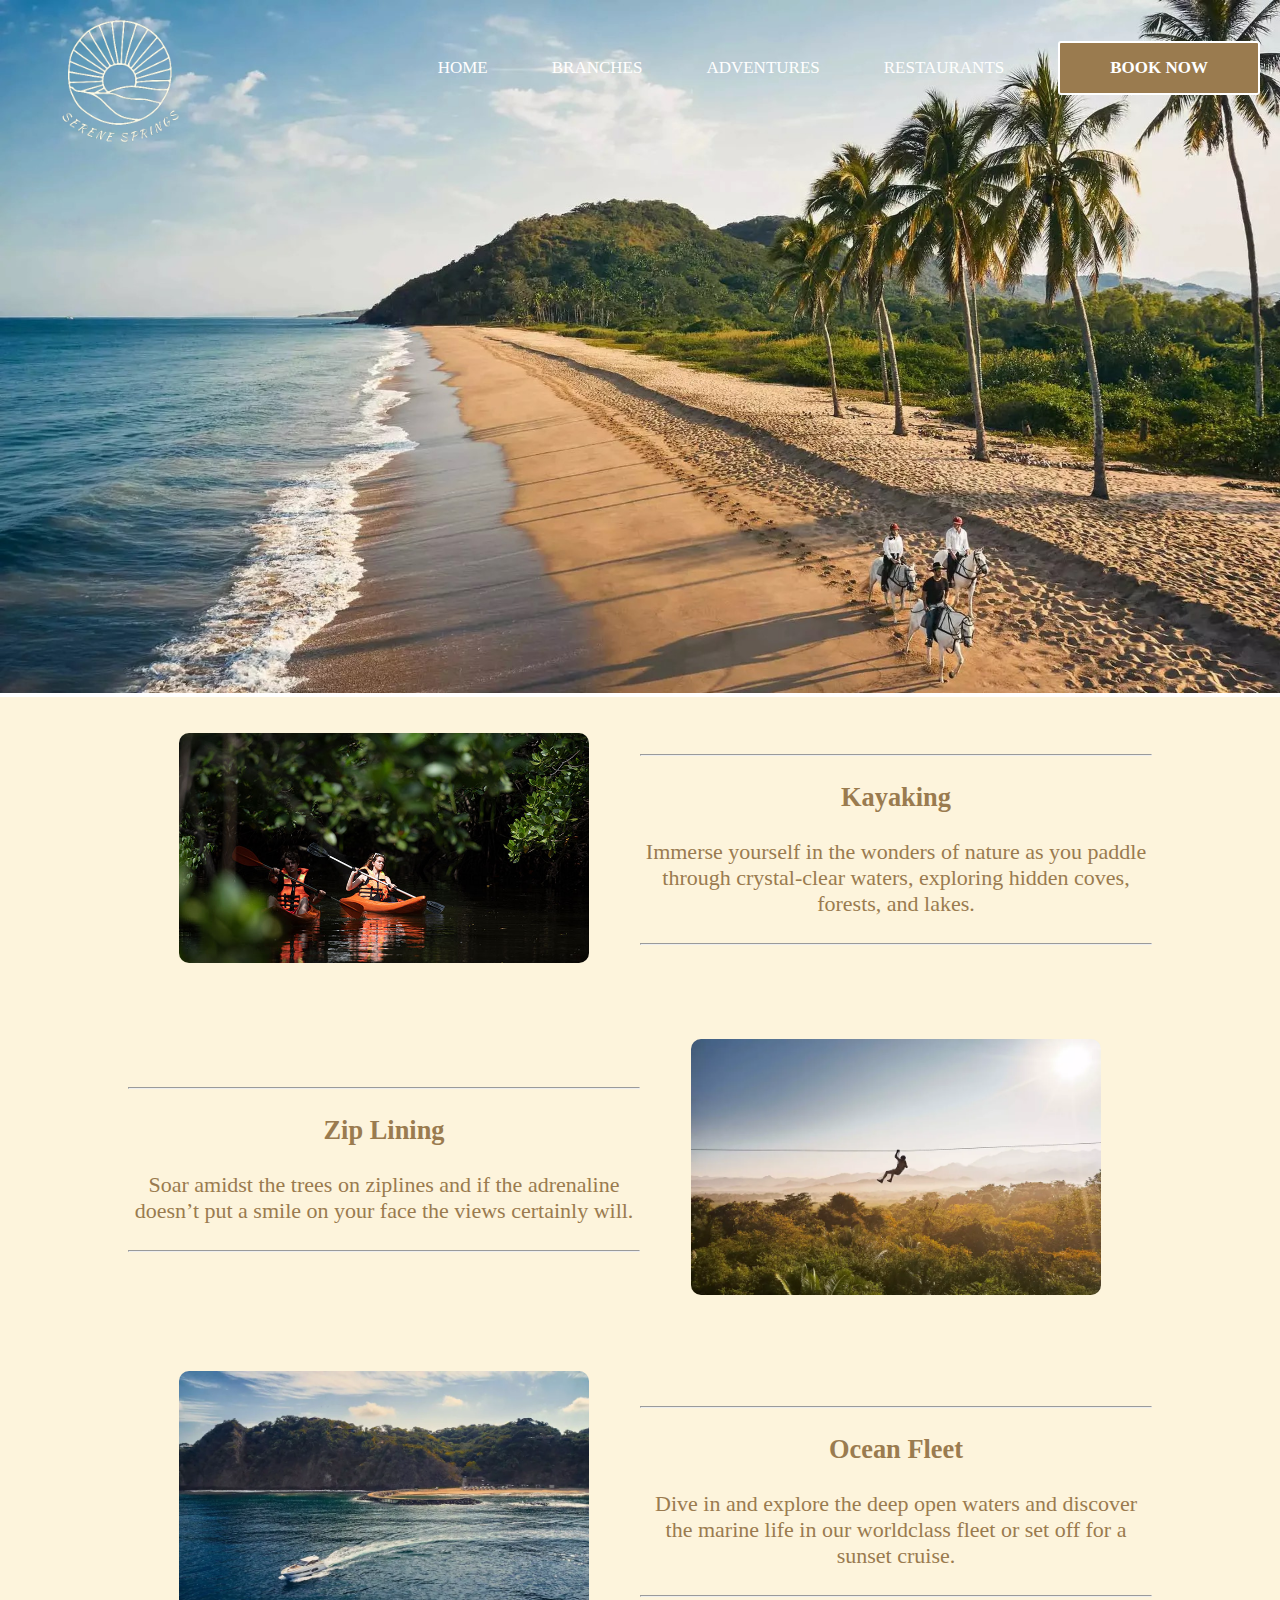
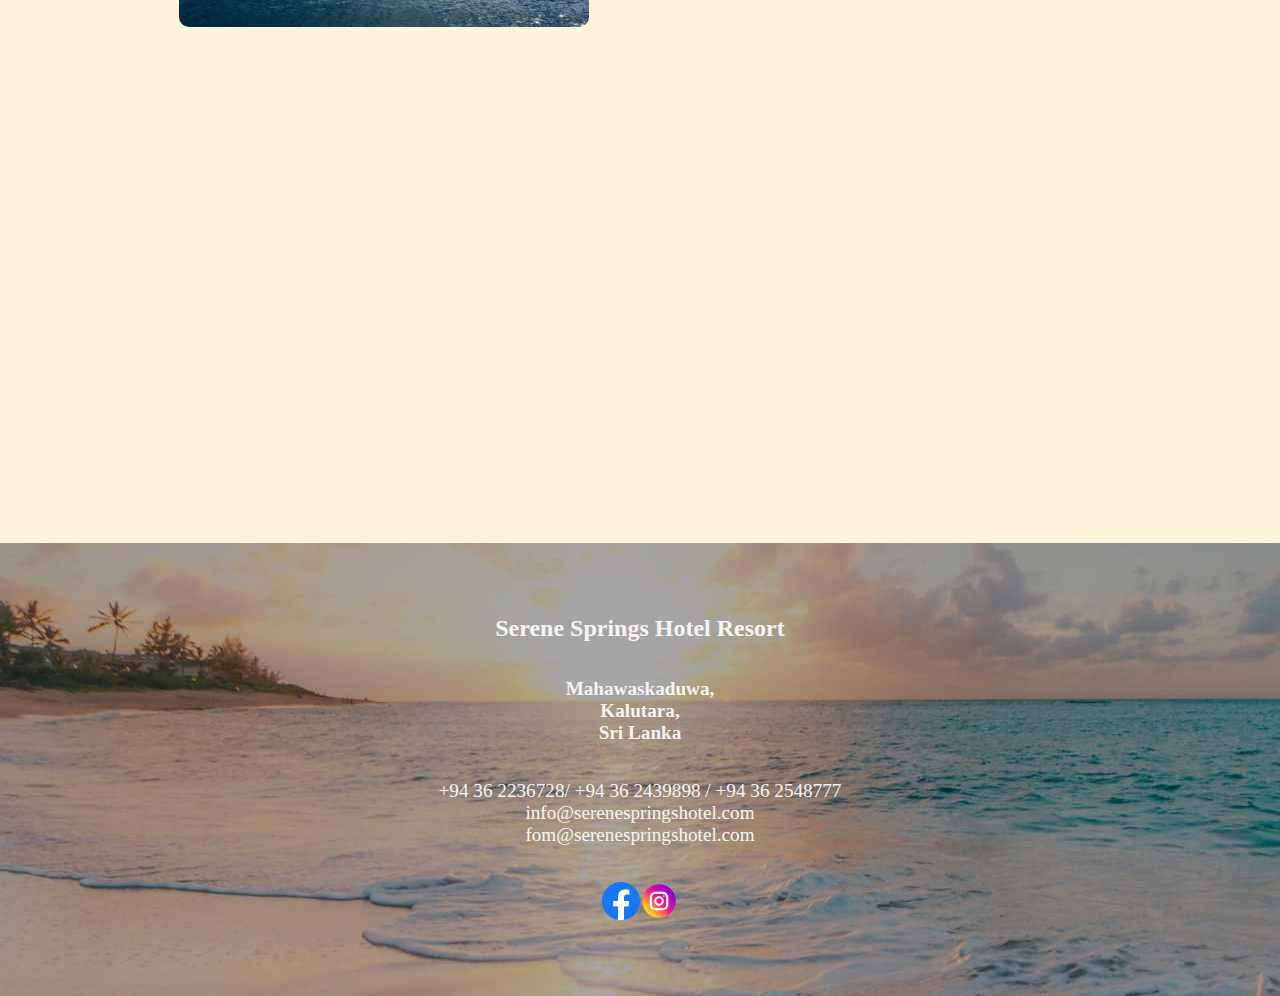
<file: adventures.html>
<!DOCTYPE html>
<html lang="en">
<head>
    <meta charset="UTF-8">
    <meta name="viewport" content="width=device-width, initial-scale=1.0">
    <title>Serene Springs - Adventures</title>
    <link rel="stylesheet" href="/style.css">
    <link href='https://fonts.googleapis.com/css?family=Kaushan Script' rel='stylesheet'>
</head>
<body>
    
<!---------------------------------------------------------------------Header--------------------------------------------------------------->

<header>
    <div class="adventurestop">
        <img src="/adventures.jpg" width="100%" alt="adventures">
    <nav>
        <img src="/serene logo.png" class="logo" alt="logo" height="200" width="200">
        <ul>
            <li><a href="/index.html">HOME</a></li>
            <li><a href="/branches.html">BRANCHES</a></li>
            <li><a href="/adventures.html">ADVENTURES</a></li>
            <li><a href="/restaurants.html">RESTAURANTS</a></li>
            <li><button class="primary-btn"><a href="/booknow.html">BOOK NOW</a> </button></li>
        </ul>
    </nav>
    </div>
</header>

<!---------------------------------------------------------------------------------------------------------------------------------------------->
<section id="adventures">
<br><br>
<div class="kayaking">
    <div class="kimg">
        <img src="/kayaking.jpg" alt="kayaking">
    </div>
    <div class="kp"><hr><br>
        <h4>Kayaking</h4><br>
        <p>Immerse yourself in the wonders of nature as you paddle through crystal-clear waters, 
            exploring hidden coves, forests, and lakes.
        </p>
        <br>
        <hr>
    </div>
</div>
<br><br>

<br><br>
<div class="ziplining">
    <div class="zp"><hr><br>
        <h4>Zip Lining</h4><br>
        <p>Soar amidst the trees on ziplines and if the adrenaline doesn’t put a smile on your face the views certainly will.
        </p>
        <br>
        <hr>
    </div>
    <div class="zimg">
        <img src="/zipline.webp" alt="zipline">
    </div>
    
</div>
<br><br>


<br><br>
<div class="oceanfleet">
    <div class="oimg">
        <img src="/oceanfleet.webp" alt="oceanfleet">
    </div>
    <div class="op"><hr><br>
        <h4>Ocean Fleet</h4><br>
        <p>Dive in and explore the deep open waters and discover the marine life in our
            worldclass fleet or set off for a sunset cruise.
        </p>
        <br>
        <hr>
    </div>
</div>
<br><br><br>
<center><iframe src="https://www.google.com/maps/embed?pb=!1m18!1m12!1m3!1d63415.581807227994!2d79.89931784347897!3d6.587869030644867!2m3!1f0!2f0!3f0!3m2!1i1024!2i768!4f13.1!3m3!1m2!1s0x3ae2371ee59557e5%3A0x8b86ba840e8a7b51!2sKalutara!5e0!3m2!1sen!2slk!4v1694301230972!5m2!1sen!2slk" 
    width="80%" height="400" style="border:0;" allowfullscreen="" loading="lazy" referrerpolicy="no-referrer-when-downgrade"></iframe></center>

    <br><br><br>
</section>
<!---------------------------------------------------------------------Footer--------------------------------------------------------------->
<footer>
<div class="foot">
    <br><br><br><br>

<h2>Serene Springs Hotel Resort </h2><br><br>
<h3>Mahawaskaduwa,<br>Kalutara,<br>Sri Lanka</h3><br><br>
<p>+94 36 2236728/ +94 36 2439898 / +94 36 2548777 <br>
info@serenespringshotel.com<br>fom@serenespringshotel.com
</p>
<br><br>
<center><img src="/fb.png" alt="fb"><img src="/ig.png" alt="ig"></center>
<br><br><br><br>
</div>
</footer>

 

</body>

</html>
</file>
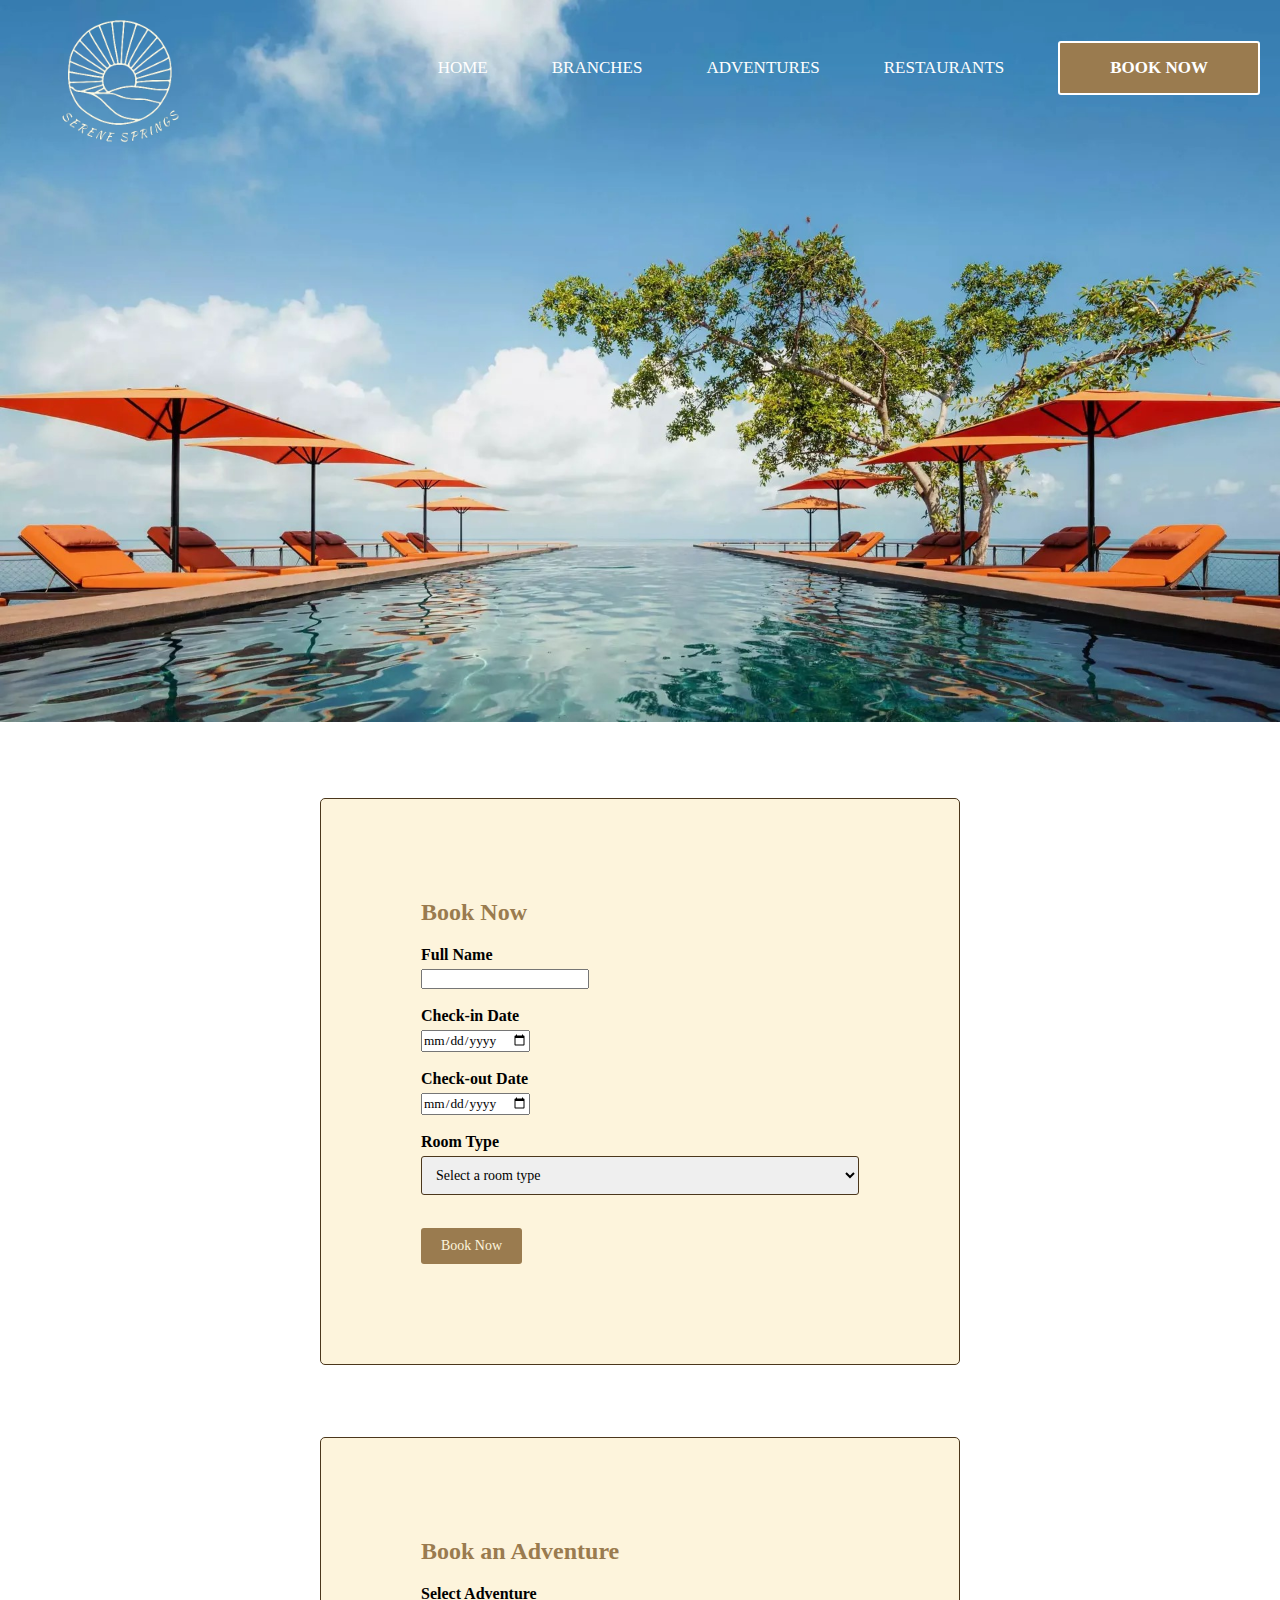
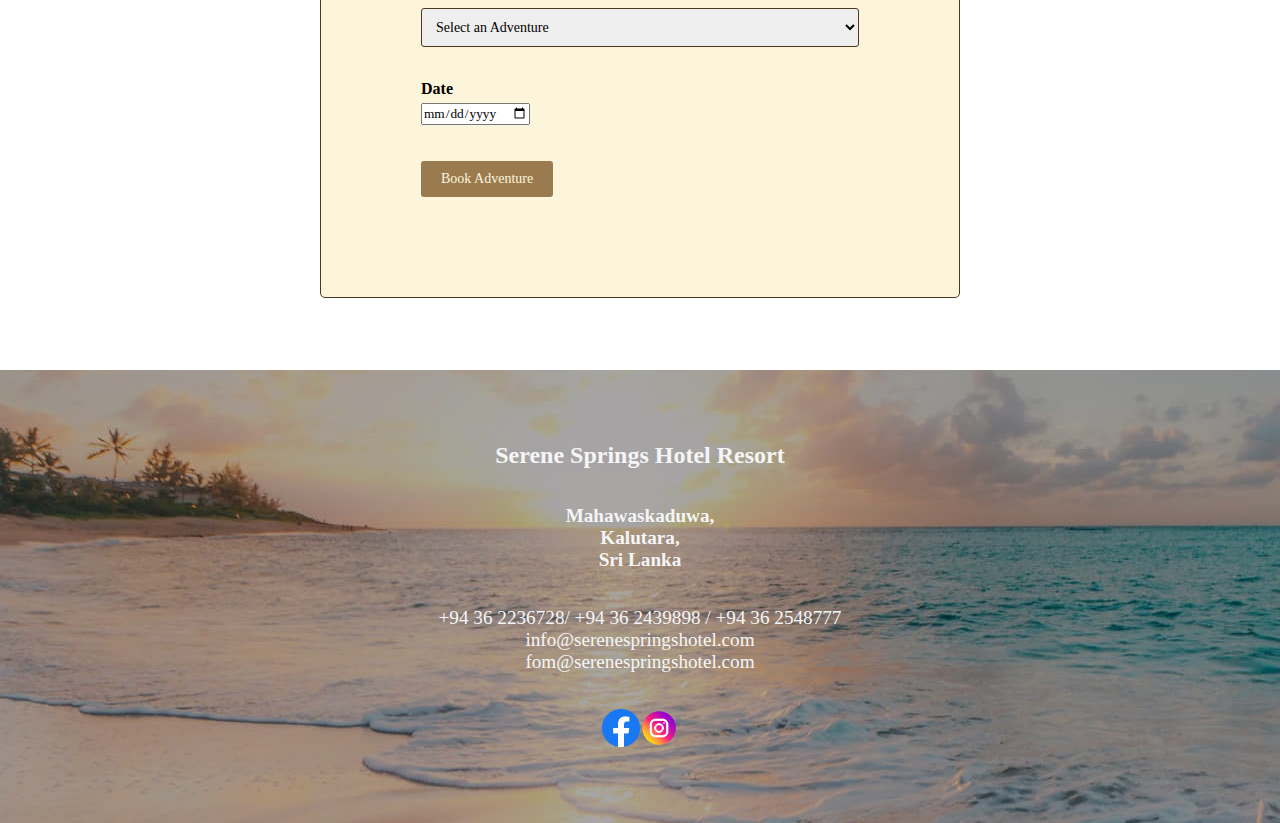
<file: booknow.html>
<!DOCTYPE html>
<html lang="en">
<head>
    <meta charset="UTF-8">
    <meta name="viewport" content="width=device-width, initial-scale=1.0">
    <title>Serene Springs - Book Now</title>
    <link rel="stylesheet" href="/style.css">
    <link href='https://fonts.googleapis.com/css?family=Kaushan Script' rel='stylesheet'>
</head>
<body>
 
<!---------------------------------------------------------------------Header--------------------------------------------------------------->    
    <header>
        <div class="adventurestop">
            <img src="/book.jpg" width="100%" alt="book">
        <nav>
            <img src="/serene logo.png" class="logo" alt="logo" height="200" width="200">
            <ul>
                <li><a href="/index.html">HOME</a></li>
                <li><a href="/branches.html">BRANCHES</a></li>
                <li><a href="/adventures.html">ADVENTURES</a></li>
                <li><a href="/restaurants.html">RESTAURANTS</a></li>
                <li><button class="primary-btn"><a href="/booknow.html">BOOK NOW</a></button></li>
            </ul>
        </nav>
        </div>
    </header>
<!-------------------------------------------------------------------------------------------------------------------------------------------> 

<br><br><br><br>

<section class="bookingform">
    <h2>Book Now</h2>
    <form name="form1" action="url" method="get"> 

        <label for="name">Full Name</label>
        <input type="text" id="name" name="name"><br><br>

        <label for="checkin">Check-in Date</label>
        <input type="date" id="checkin" name="checkin"><br><br>

        <label for="checkout">Check-out Date</label>
        <input type="date" id="checkout" name="checkout"><br><br>

        <label for="room">Room Type</label>
        <select id="room" name="room">
            <option value="">Select a room type</option>
            <option value="standard">Standard</option>
            <option value="deluxe">Deluxe</option>
            <option value="premier">Premier</option>
            <option value="honeymoon">Honeymoon</option>
            <option value="family">Family</option>
            
        </select><br><br>

        <button type="submit">Book Now</button>
    </form>
</section>
<br><br><br><br>

<section class="bookingform">
    <h2>Book an Adventure</h2>
    <form name="form2" action="url" method="get"> 

        <label for="adventure">Select Adventure</label>
        <select id="adventure" name="adventure">
            <option value="adventure">Select an Adventure</option>
            <option value="sailing">Kayaking</option>
            <option value="rock climbing">Zip Lining</option>
            <option value="biking">Ocean Fleeting</option>
        </select><br><br>

        <label for="date">Date</label>
        <input type="date" id="date" name="date"><br><br><br>

        <button type="submit">Book Adventure</button>
    </form>
</section>
<br><br><br><br>
    
    <!---------------------------------------------------------------------Footer--------------------------------------------------------------->
    <footer>
    <div class="foot">
        <br><br><br><br>
    
    <h2>Serene Springs Hotel Resort </h2><br><br>
    <h3>Mahawaskaduwa,<br>Kalutara,<br>Sri Lanka</h3><br><br>
    <p>+94 36 2236728/ +94 36 2439898 / +94 36 2548777 <br>
    info@serenespringshotel.com<br>fom@serenespringshotel.com
    </p>
    <br><br>
    <center><img src="/fb.png" alt="fb"><img src="/ig.png" alt="ig"></center>
    <br><br><br><br>
    </div>
    </footer>
    
     
    
    </body>
    
    </html>
</file>
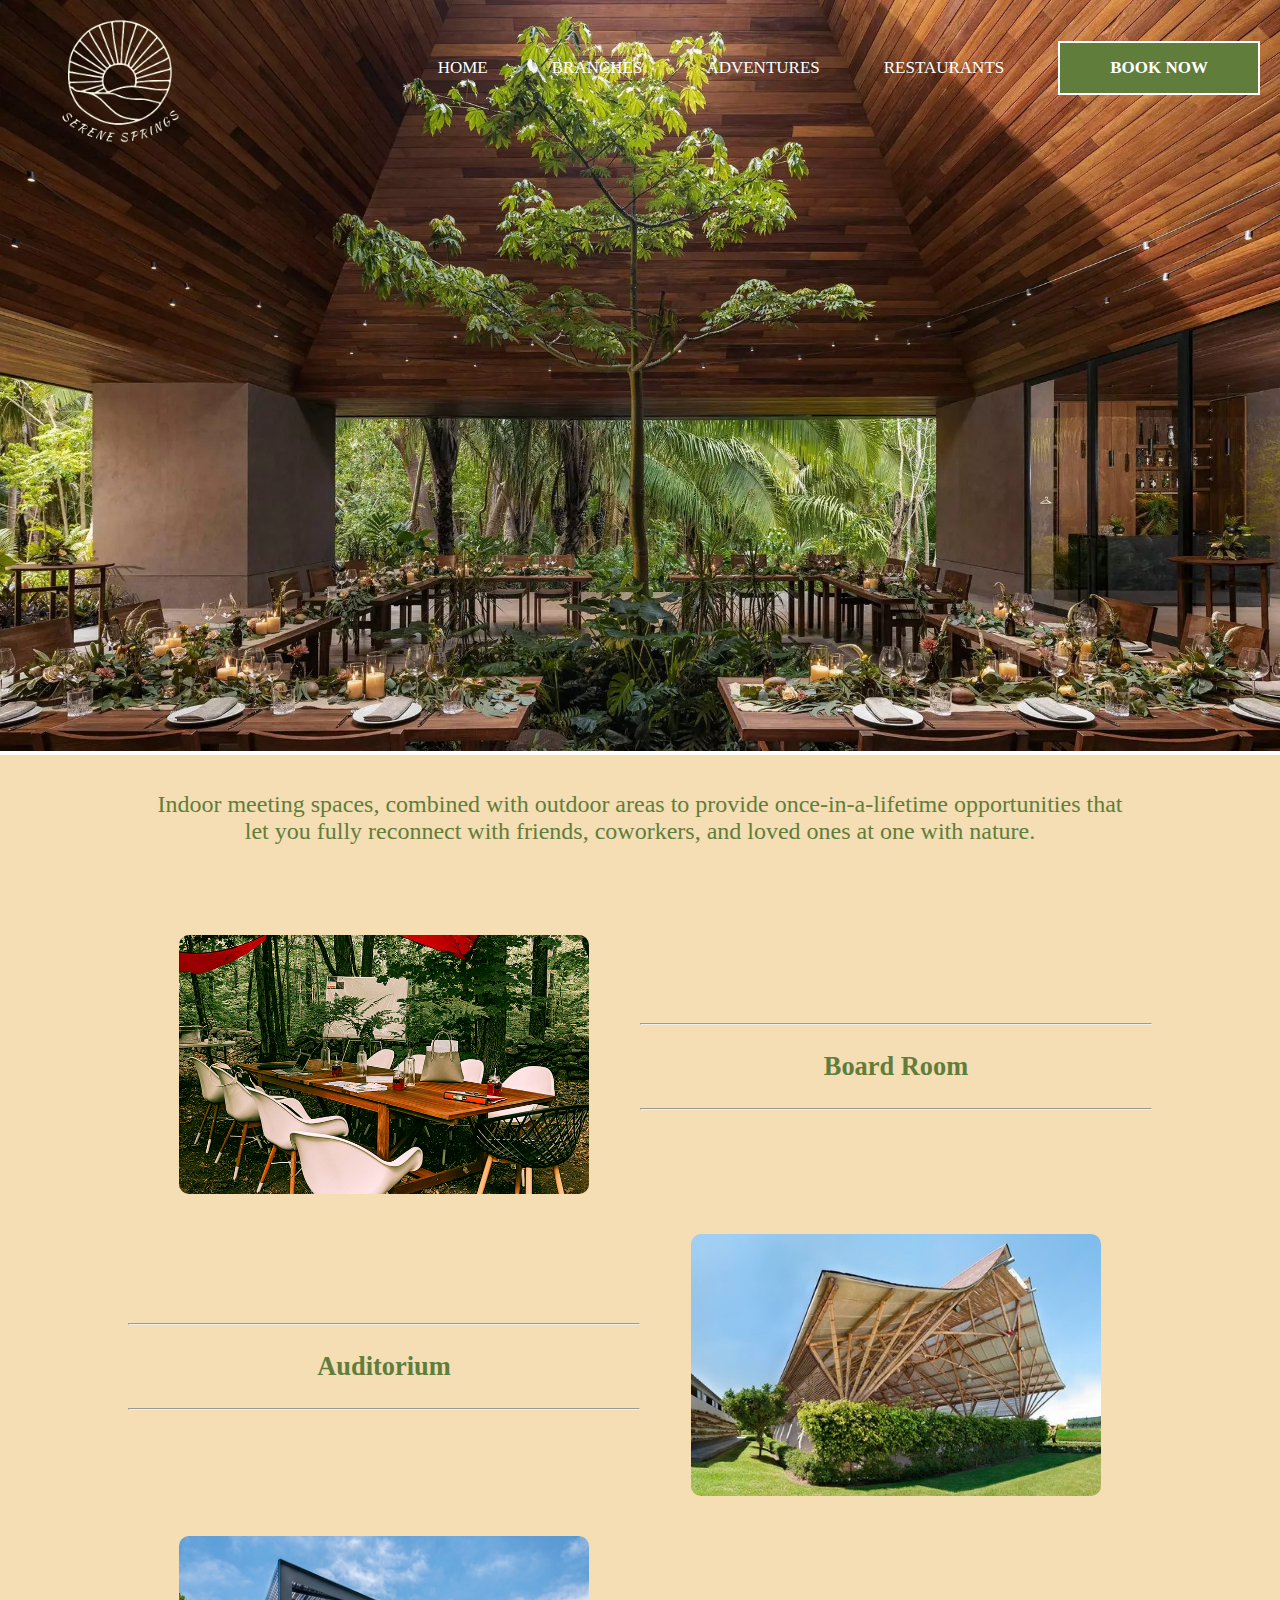
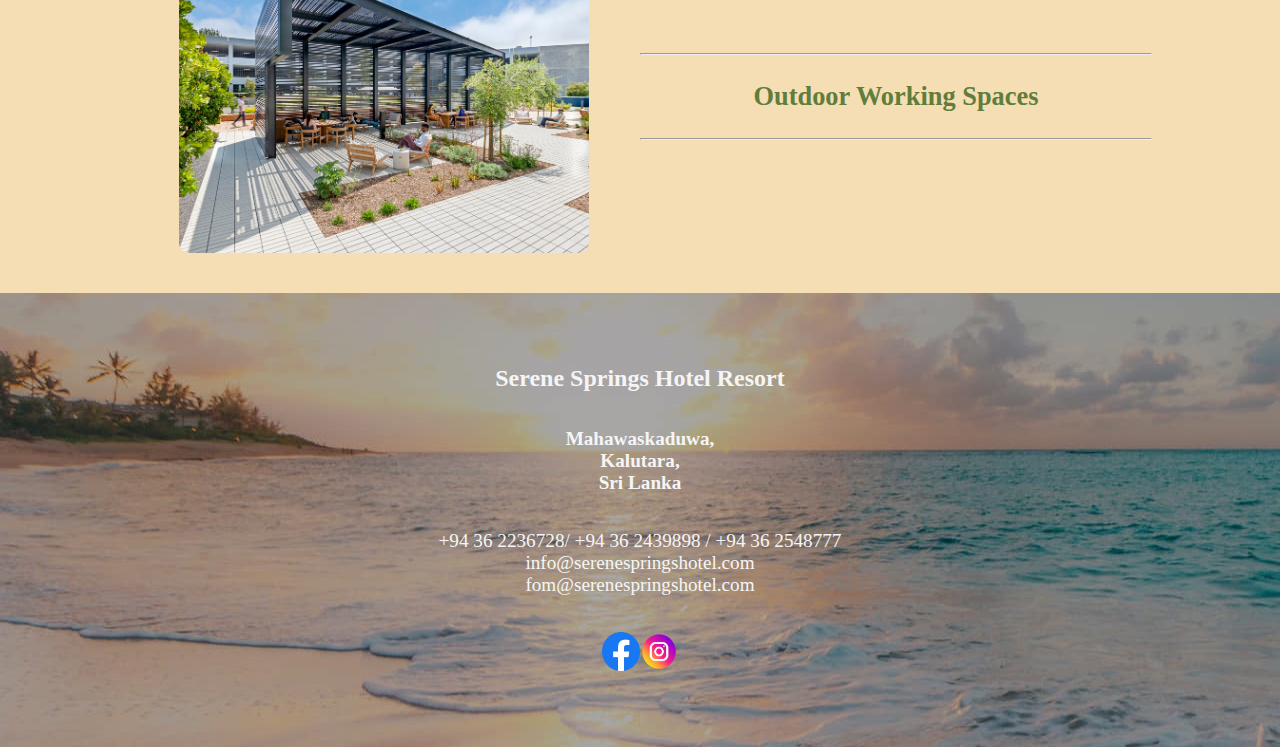
<file: conferences.html>
<!DOCTYPE html>
<html lang="en">
<head>
    <meta charset="UTF-8">
    <meta name="viewport" content="width=device-width, initial-scale=1.0">
    <title>Conferences</title>
    <link rel="stylesheet" href="/conferences.css">
    <link href='https://fonts.googleapis.com/css?family=Kaushan Script' rel='stylesheet'>
</head>
<body>

    <!---------------------------------------------------------------------Header--------------------------------------------------------------->

    <header>
        <div class="branchestop">
            <img src="/conferencesmainimg.jpg" width="100%" alt="conference">
        <nav>
            <img src="/serene logo.png" class="logo" alt="logo" height="200" width="200">
            <ul>
                <li><a href="/index.html">HOME</a></li>
                <li><a href="/branches.html">BRANCHES</a></li>
                <li><a href="/adventures.html">ADVENTURES</a></li>
                <li><a href="/restaurants.html">RESTAURANTS</a></li>
                <li><button class="primary-btn"><a href="/booknow.html">BOOK NOW</a></button></li>
            </ul>
        </nav>
        </div>
    </header>


<!------------------------------------------------------------------------------------------------------------------------------------------->

<div class="content">

    <br><br>
<p>
    Indoor meeting spaces, combined with outdoor areas to provide once-in-a-lifetime opportunities that <br>
    let you fully reconnect with friends, coworkers, and loved ones at one with nature.
</p>

    <br><br><br>

    
<br><br>

<div class="board">
    <div class="cimg">
        <img src="/boardroom.jpg" alt="boardroom">
    </div>
    <div class="cp"><hr><br>
        <h4>Board Room</h4><br>
        <hr>
    </div>
</div>
<br><br>

<div class="audi">
    <div class="ap"><hr><br>
        <h4>Auditorium</h4><br>
        <hr>
    </div>
    <div class="aimg">
        <img src="/auditorium.jpg" alt="auditorium">
    </div>
</div>
<br><br>

<div class="out">
    <div class="outimg">
        <img src="/outdoor.webp" alt="outdoor">
    </div>
    <div class="outp"><hr><br>
        <h4>Outdoor Working Spaces</h4><br>
        <hr>
    </div>
</div>
<br><br>






</div>
</section>





<!---------------------------------------------------------------------Footer--------------------------------------------------------------->
<footer>
    <div class="foot">
        <br><br><br><br>
    
    <h2>Serene Springs Hotel Resort </h2><br><br>
    <h3>Mahawaskaduwa,<br>Kalutara,<br>Sri Lanka</h3><br><br>
    <p>+94 36 2236728/ +94 36 2439898 / +94 36 2548777 <br>
    info@serenespringshotel.com<br>fom@serenespringshotel.com
    </p>
    <br><br>
    <center><img src="/fb.png" alt="fb"><img src="/ig.png" alt="ig"></center>
    <br><br><br><br>
    </div>
</footer>
    
</body>
</html>
</file>
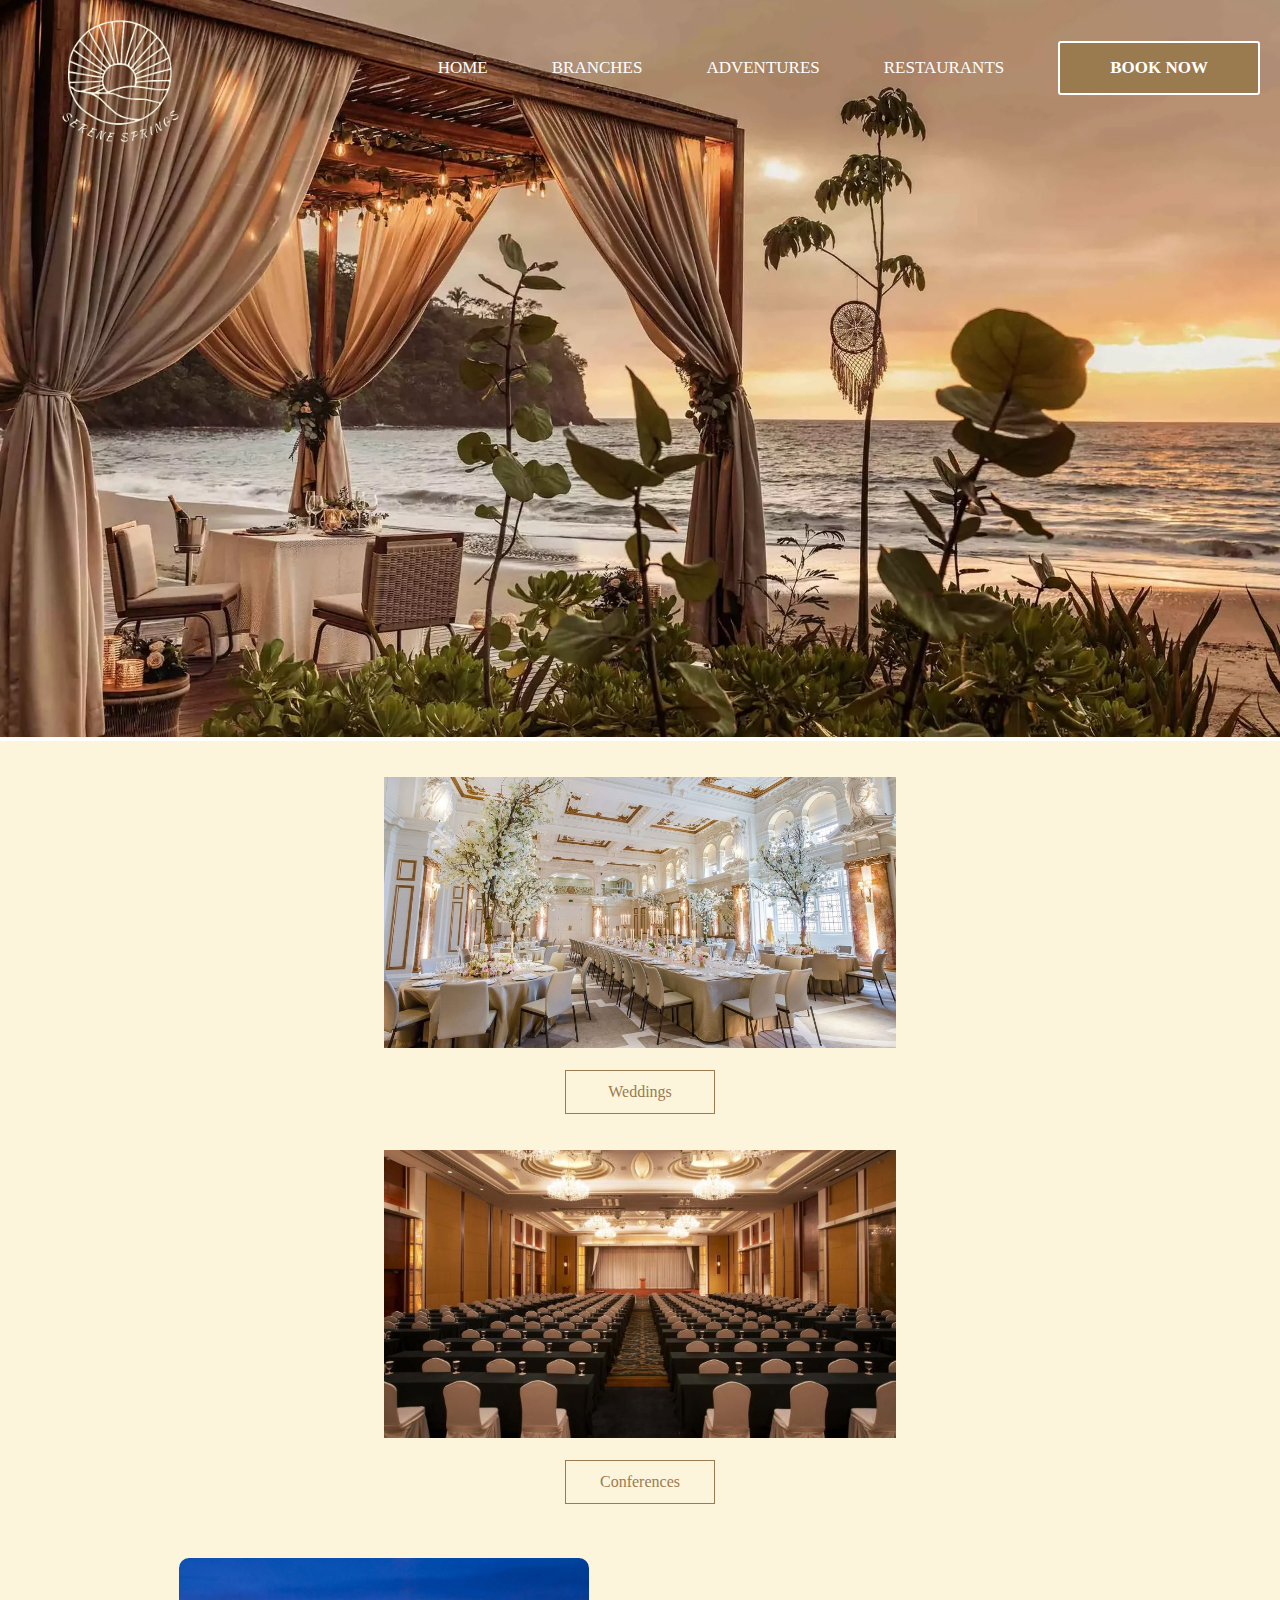
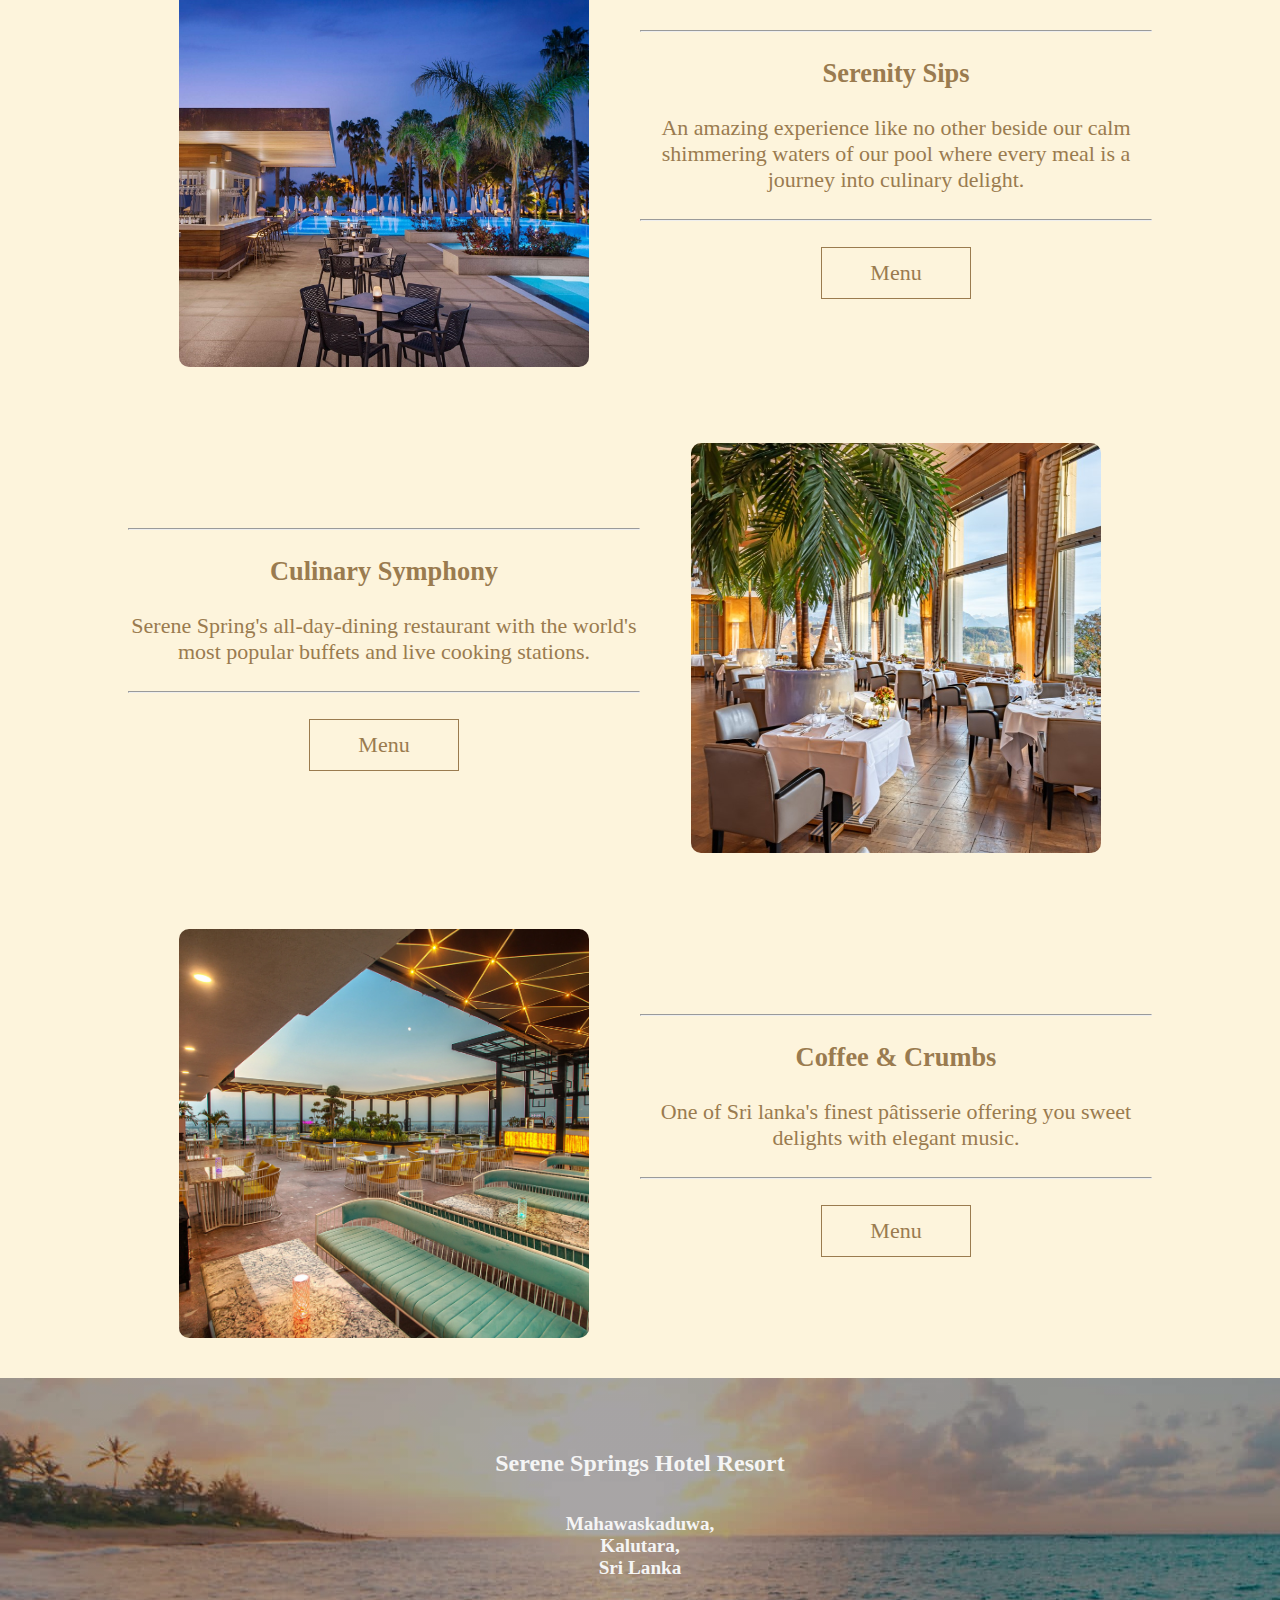
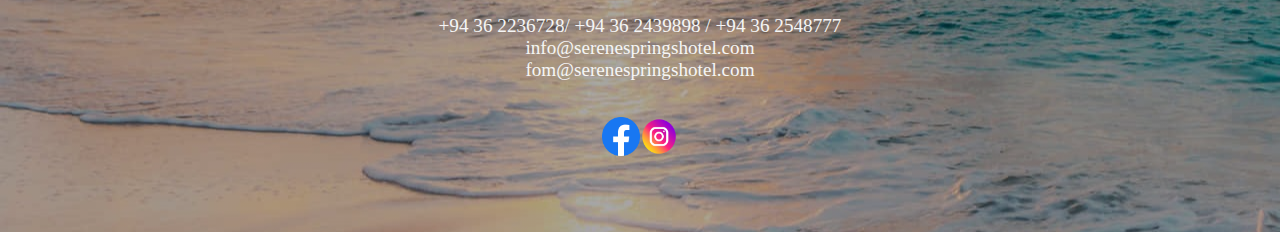
<file: restaurants.html>
<!DOCTYPE html>
<html lang="en">
<head>
    <meta charset="UTF-8">
    <meta name="viewport" content="width=device-width, initial-scale=1.0">
    <title>Serene Springs - Restaurants</title>
    <link rel="stylesheet" href="/style.css">
    <link href='https://fonts.googleapis.com/css?family=Kaushan Script' rel='stylesheet'>
</head>
<body>
    
<!---------------------------------------------------------------------Header--------------------------------------------------------------->

<header>
    <div class="branchestop">
        <img src="/restaurants.jpg" width="100%" alt="restaurants">
    <nav>
        <img src="/serene logo.png" class="logo" alt="logo" height="200" width="200">
        <ul>
            <li><a href="/index.html">HOME</a></li>
            <li><a href="/branches.html">BRANCHES</a></li>
            <li><a href="/adventures.html">ADVENTURES</a></li>
            <li><a href="/restaurants.html">RESTAURANTS</a></li>
            <li><button class="primary-btn"><a href="/booknow.html">BOOK NOW</a></button></li>
        </ul>
    </nav>
    </div>
</header>

<!------------------------------------------------------------------------------------------------------------------------------------------->
<section id="restaurants">
    <br><br>
<center>
<div class="events">
<img src="/weddings.jpg" width="40%" height="30%" alt="weddings"><br><br>
        <div class="ebtn">
            <a href="/weddings.html">Weddings</a>
        </div><br><br>
<img src="/conferences.jpg" width="40%" height="30%" alt="conferences"><br><br>
        <div class="ebtn">
            <a href="/conferences.html">Conferences</a>
        </div><br><br>
</div>
</center>
<br>


<div class="res1">
    <div class="r1img">
        <img src="/serenitysips.jpg" alr="serenitysips">
    </div>
    <div class="r1"><hr><br>
        <h4>Serenity Sips</h4><br>
        <p>An amazing experience like no other beside our calm shimmering
            waters of our pool where every meal is a journey into 
            culinary delight.<br>
        <br>
        <hr>
        <br>
        <div class="ebtn">
            <a href="/Serenity Sips.pdf">Menu</a>
        </div>
    </div>
</div>
<br><br>

<br><br>
<div class="res2">
    <div class="r2"><hr><br>
        <h4>Culinary Symphony</h4><br>
        <p>Serene Spring's all-day-dining restaurant with 
            the world's most popular buffets and live cooking stations.<br>
        <br>
        <hr>
        <br>
        <div class="ebtn">
            <a href="/Culinary Symphony.pdf">Menu</a>
        </div>
    </div>
    <div class="r2img">
        <img src="/culinarysymphony.jpg" alt="culinarysymphony">
    </div>
</div>
<br><br>

<br><br>
<div class="res3">
    <div class="r3img">
        <img src="/coffee.webp" alt="coffee">
    </div>
    <div class="r3"><hr><br>
        <h4>Coffee & Crumbs</h4><br>
        <p>One of Sri lanka's finest pâtisserie offering
            you sweet delights with elegant music. <br><br>
        <hr>
        <br>
        <div class="ebtn">
            <a href="/Coffee & Crumbs.pdf">Menu</a>
        </div>
    </div>
</div>
<br><br>












   








<!---------------------------------------------------------------------Footer--------------------------------------------------------------->
<footer>
<div class="foot">
    <br><br><br><br>

<h2>Serene Springs Hotel Resort </h2><br><br>
<h3>Mahawaskaduwa,<br>Kalutara,<br>Sri Lanka</h3><br><br>
<p>+94 36 2236728/ +94 36 2439898 / +94 36 2548777 <br>
info@serenespringshotel.com<br>fom@serenespringshotel.com
</p>
<br><br>
<center><img src="/fb.png" alt="fb"><img src="/ig.png" alt="ig"></center>
<br><br><br><br>
</div>
</footer>

 

</body>

</html>
</file>
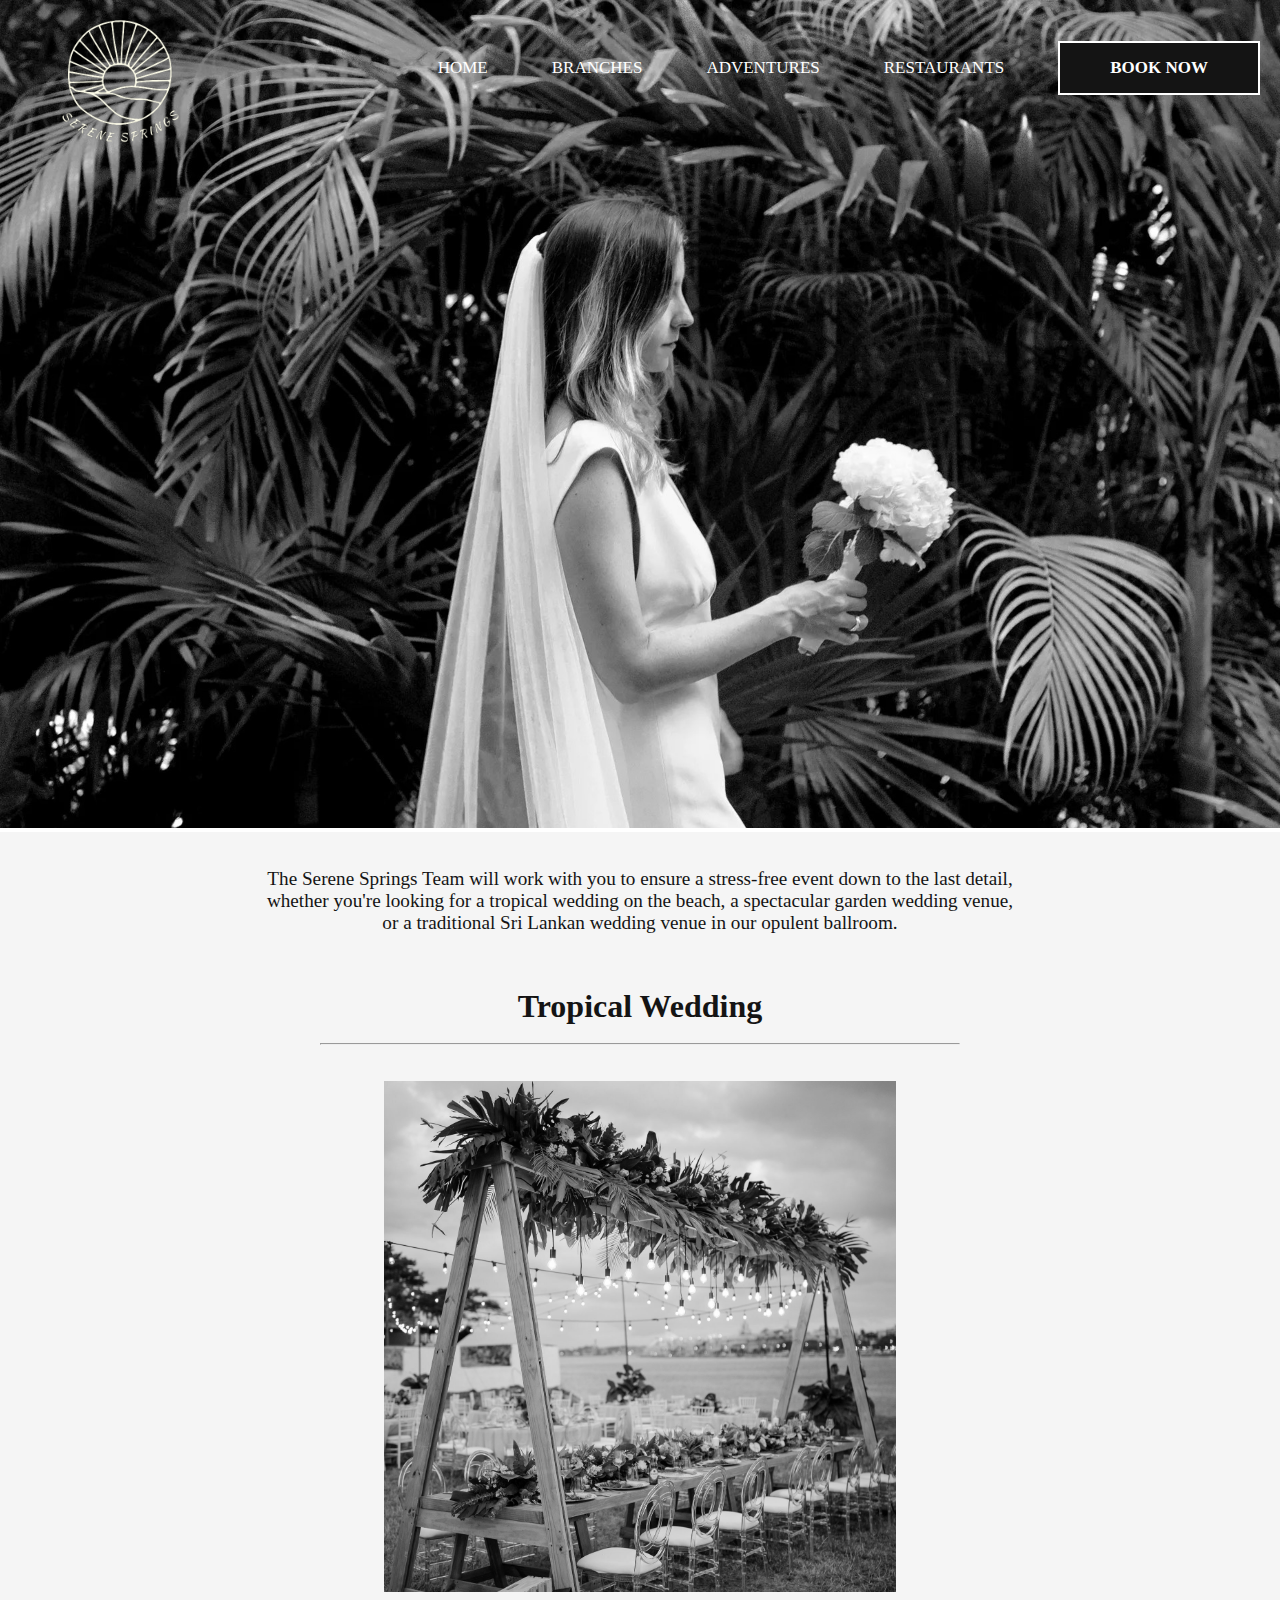
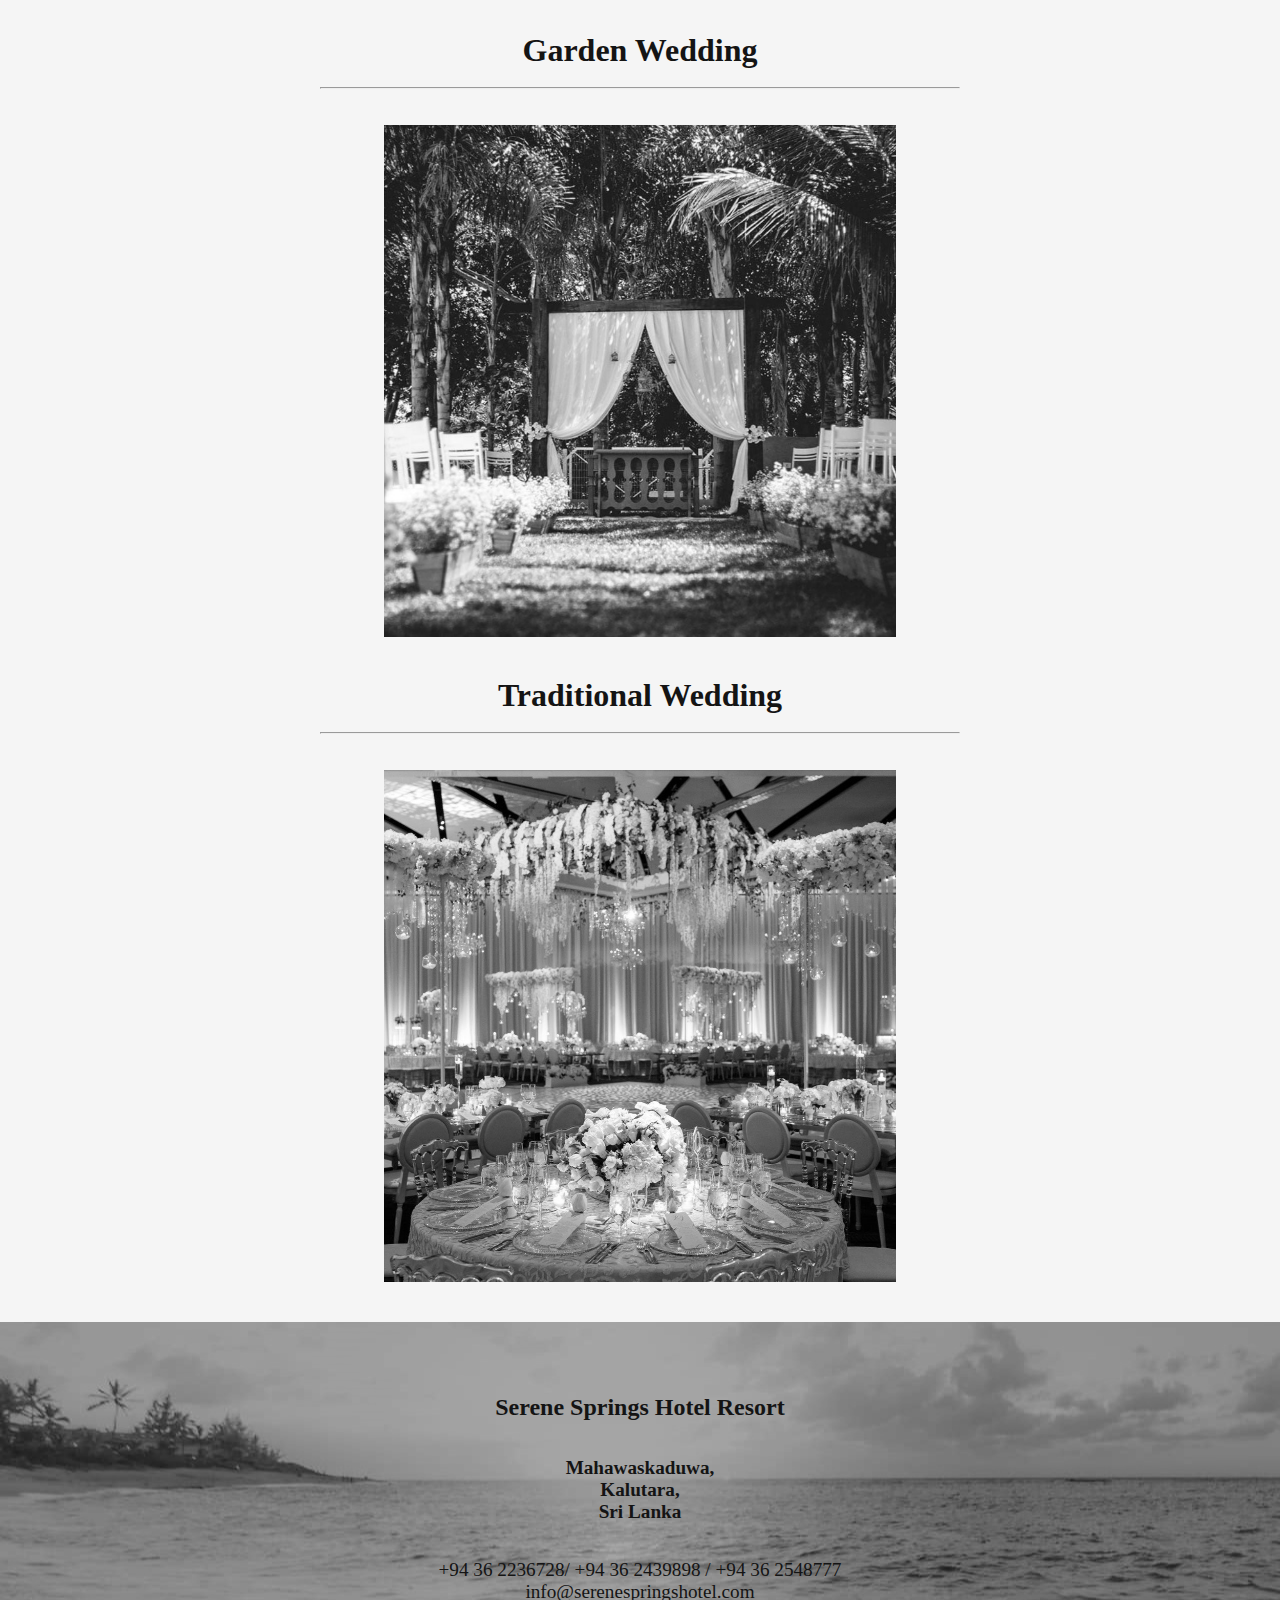
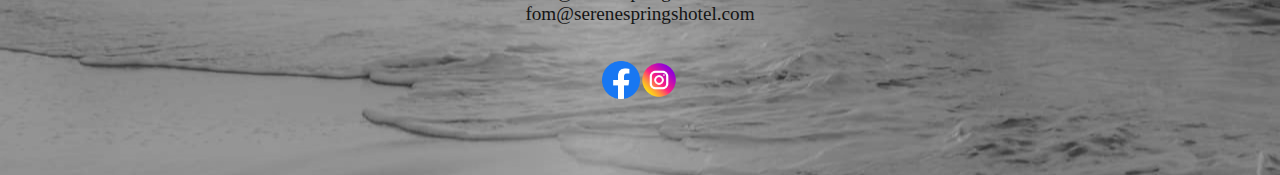
<file: weddings.html>
<!DOCTYPE html>
<html lang="en">
<head>
    <meta charset="UTF-8">
    <meta name="viewport" content="width=device-width, initial-scale=1.0">
    <title>Weddings</title>
    <link rel="stylesheet" href="/weddings.css">
    <link href='https://fonts.googleapis.com/css?family=Kaushan Script' rel='stylesheet'>
</head>
<body>

    <!---------------------------------------------------------------------Header--------------------------------------------------------------->

    <header>
        <div class="branchestop">
            <img src="/weddingmainimg.jpg" width="100%">
        <nav>
            <img src="/serene logo.png" class="logo" alt="logo" height="200" width="200">
            <ul>
                <li><a href="/index.html">HOME</a></li>
                <li><a href="/branches.html">BRANCHES</a></li>
                <li><a href="/adventures.html">ADVENTURES</a></li>
                <li><a href="/restaurants.html">RESTAURANTS</a></li>
                <li><button class="primary-btn"><a href="/booknow.html">BOOK NOW</a></button></li>
            </ul>
        </nav>
        </div>
    </header>


<!------------------------------------------------------------------------------------------------------------------------------------------->
<div class="content">

    <br><br>
<p>
The Serene Springs Team will work with you to ensure a stress-free event down to the last detail, <br>
whether you're looking for a tropical wedding on the beach, a spectacular garden wedding venue, <br>
or a traditional Sri Lankan wedding venue in our opulent ballroom.
</p>

    <br><br><br>

<h4>Tropical Wedding</h4>
<br>
<center><hr>
<br><br>
<img src="/tropicalbw.jpg" alt="tropical" width="40%" height="40%"></center>
<br><br>

<h4>Garden Wedding</h4>
<br>
<center><hr>
<br><br>
<img src="/gardenbw.jpg" alt="garden" width="40%" height="40%"></center>
<br><br>

<h4>Traditional Wedding</h4>
<br>
<center><hr>
<br><br>
<img src="/traditionalbw.jpg" alt="traditional" width="40%" height="40%"></center>
<br><br>











<!---------------------------------------------------------------------Footer--------------------------------------------------------------->
<footer>
    <div class="foot">
        <br><br><br><br>
    
    <h2>Serene Springs Hotel Resort </h2><br><br>
    <h3>Mahawaskaduwa,<br>Kalutara,<br>Sri Lanka</h3><br><br>
    <p>+94 36 2236728/ +94 36 2439898 / +94 36 2548777 <br>
    info@serenespringshotel.com<br>fom@serenespringshotel.com
    </p>
    <br><br>
    <center><img src="/fb.png" alt="fb"><img src="/ig.png" alt="ig"></center>
    <br><br><br><br>
    </div>
</footer>
    
</body>
</html>
</file>
<file: style.css>
*{
    margin: 0;
    padding: 0;
    box-sizing: border-box;
    font-family:Georgia, 'Times New Roman', Times, serif;
}

/*---------------------------------------------------------- header---------------------------------------------------------------*/

.hero{
    width: 100%;
    height: 100vh;
    background-image: linear-gradient(rgba(0, 0, 0, 0.3), rgba(0, 0, 0, 0.3));
    position: relative;
    padding: 0 5%;
    display: flex;
    align-items: center;
    justify-content: center;
} 

nav{
    width: 100%;
    position: absolute;
    top: 0;
    left: 0;
    display: flex;
    align-items: center;
    justify-content: space-between;
    height:15vh;
    line-height: 10vh;
    padding: 0 20px;

}

nav.logo{
    width: 80px;
}

 nav ul li{
    list-style: none;
    display: inline-block;
    margin-left: 40px;
    position: relative;
 }

nav ul li a{
    text-decoration: none;
    color:#ffff;
    font-size: 17px;
    margin: 0 10px;
}

nav ul li a:hover{
    color: #9a7b4f; 
}

button{
    border: none;
    background: none;
    outline: none;
    transition: 0.5s;
    cursor: pointer;
}

.primary-btn{
    padding: 15px 40px;
    background:#9a7b4f;
    border: 2px solid white;
    font-weight: bold;
    color: #ffff;
    font-family:Georgia, 'Times New Roman', Times, serif;
}



.content h1{
    font-family:'Kaushan Script', cursive;
    font-size: 100px;
    font-weight: 600;
    color: #ffff;
}

.content p{
    font-family:Georgia, 'Times New Roman', Times, serif;
    text-align: center;
    font-size: 25px;
    color: #ffff;
}

.back-video{
    position: absolute;
    right: 0;
    bottom: 0;
    z-index: -1;
}



@media (min-aspect-ratio: 16/9){
    .back-video{
        width: 100%;
        height: auto;
    }
}

@media (max-aspect-ratio: 16/9){
    .back-video{
        width: auto;
        height: 100%;
    }
}


@media (max-width: 768px) {
    .hero {
        flex-direction: column; /* vertical */
        text-align: center; 
    }

    nav {
        position: relative; /* remove absolute*/
        text-align: center; 
    }

    nav ul {
        margin-top: 20px; /* space between logo and nav */
    }

    nav ul li {
        display: block; /* vertical */
        margin: 10px 0; /* vertical space between links */
    }

    .content h1 {
        font-size: 60px; /* small font size for small screens */
    }

    .content p {
        font-size: 20px; /* small font size for small screens */
    }
}



/*-------------------Section Introduction-------------------------*/
#intro{
    width: 100%;
    text-align: center;
    padding: 70px 0;
    background-color: #fdf4dc;
}

.title1{
    text-align: center;
    padding-bottom: 70px;
}

.title1 h1{
    margin: auto;
    color: #4b371c;
    font-weight: bold;
    font-size: 35px;

}

.introbox{
    width: 80%;
    margin: auto;
    display: flex;
    flex-wrap: wrap;
    align-items: center;
    text-align: center;
}

.mainintro{
    flex-basis: 50%;
    font-family:Georgia, 'Times New Roman', Times, serif;
    color: #9a7b4f;
    font-size: 22px;
}

.mainintro hr{
    color: #9a7b4f;
    border-width: 1.5px;
    
}

.mainimg{
    flex-basis: 50%;
    margin: auto;
}
 .mainimg img{
    width: 90%;
    border-radius: 10px;
 }

 @media (max-width: 768px) {
    #intro {
        padding: 40px 0;
    }

    .title1 h1 {
        font-size: 28px;
    }

    .mainintro {
        font-size: 18px;
    }

    .mainimg img {
        width: 80%;
    }
}

@media (max-width: 480px) {
    #intro {
        padding: 20px 0;
    }

    .title1 h1 {
        font-size: 24px;
    }

    .mainintro {
        font-size: 16px;
    }

    .mainimg img {
        width: 70%;
    }
}


 /*---------------------------------paragraph 1-------------------------------*/

.p1box{
    width: 80%;
    margin: auto;
    display: flex;
    flex-wrap: wrap;
    align-items: center;
    text-align: center;
}

.p1{
    flex-basis: 50%;
    font-family:Georgia, 'Times New Roman', Times, serif;
    color: #9a7b4f;
    font-size: 22px;
    text-align: left;
}

.p1 h4{
    text-align: center;
    font-size: larger;
    transition: transform .2s;
}

.p1 h4:hover{
    -ms-transform: scale(1.5); 
    -webkit-transform: scale(1.5); 
    transform: scale(1.5); 
}

.p1img{
    flex-basis: 50%;
    margin: auto;
}
 .p1img img{
    width: 80%;
    border-radius: 10px;
 }

 /*---------------------------------paragraph 2-------------------------------*/

.p2box{
    width: 80%;
    margin: auto;
    display: flex;
    flex-wrap: wrap;
    align-items: center;
    text-align: center;
}

.p2{
    flex-basis: 50%;
    font-family:Georgia, 'Times New Roman', Times, serif;
    color: #9a7b4f;
    font-size: 22px;
    text-align: left;
}

.p2 h4{
    text-align: center;
    font-size: larger;
    transition: transform .2s;
}

.p2 h4:hover{
    -ms-transform: scale(1.5); 
    -webkit-transform: scale(1.5); 
    transform: scale(1.5); 
}

.p2img{
    flex-basis: 50%;
    margin: auto;
}
 .p2img img{
    width: 80%;
    border-radius: 10px;
 }


 /*---------------------------------paragraph 3-------------------------------*/

.p3box{
    width: 80%;
    margin: auto;
    display: flex;
    flex-wrap: wrap;
    align-items: center;
    text-align: center;
}

.p3{
    flex-basis: 50%;
    font-family:Georgia, 'Times New Roman', Times, serif;
    color: #9a7b4f;
    font-size: 22px;
    text-align: left;
}

.p3 h4{
    text-align: center;
    font-size: larger;
    transition: transform .2s;
}

.p3 h4:hover{
    -ms-transform: scale(1.5); 
    -webkit-transform: scale(1.5); 
    transform: scale(1.5); 
}

.p3img{
    flex-basis: 50%;
    margin: auto;
}
 .p3img img{
    width: 80%;
    border-radius: 10px;
 }




 /*---------------------------------------------------------footer---------------------------------------------------------------------------*/

 .foot{
    background-image:linear-gradient(rgba(0, 0, 0, 0.3), rgba(0, 0, 0, 0.3)), url(/footer.jpg);
    
}
.foot h2{
    font-family:Georgia, 'Times New Roman', Times, serif;
    color: whitesmoke;
    text-align: center;
    font-size: x-large;
}

.foot h3{
    font-family:Georgia, 'Times New Roman', Times, serif;
    color: whitesmoke;
    text-align: center;
    font-size: larger;
}

.foot p{
    font-family:Georgia, 'Times New Roman', Times, serif;
    color: whitesmoke;
    text-align: center;
    font-size: larger;
}

.foot img{
    width: 3%;
    height: 3%;
}



/*-----------------------------------------------------------------BRANCHES---------------------------------------------------------------------*/

#branches{
    background-color: #fdf4dc;
   
}

#branch1{
    background-image:linear-gradient(rgba(0, 0, 0, 0.3), rgba(0, 0, 0, 0.3)), url(/kalutara.jpeg);
}

#branch2{
    background-image:linear-gradient(rgba(0, 0, 0, 0.3), rgba(0, 0, 0, 0.3)), url(/haputale.jpeg);
}

#branch3{
    background-image:linear-gradient(rgba(0, 0, 0, 0.3), rgba(0, 0, 0, 0.3)), url(/hikka.jpg);
}



/*--------------------------------branch 1 -----------------------------*/

.b1txt h4{
    font-family:Georgia, 'Times New Roman', Times, serif;
    color: #fdf4dc;
    text-align: center;
    font-size: x-large;
    transition: transform .2s;
}

.b1txt h4:hover{
    -ms-transform: scale(1.5); 
    -webkit-transform: scale(1.5); 
    transform: scale(1.5);
}

.b1txt p{
    font-family:Georgia, 'Times New Roman', Times, serif;
    color: #fdf4dc;
    text-align: center;
    font-size: larger;
}

.b1map{
    transition: 1s;
}

.b1map :hover{
    transform: scale(1.3);
    z-index: 2;
}

/*--------------------------------branch 2 -----------------------------*/

.b2txt h4{
    font-family:Georgia, 'Times New Roman', Times, serif;
    color: #fdf4dc;
    text-align: center;
    font-size: x-large;
    transition: transform .2s;
}

.b2txt h4:hover{
    -ms-transform: scale(1.5); 
    -webkit-transform: scale(1.5); 
    transform: scale(1.5);
}

.b2txt p{
    font-family:Georgia, 'Times New Roman', Times, serif;
    color: #fdf4dc;
    text-align: center;
    font-size: larger;
}

.b2map{
    transition: 1s;
}

.b2map :hover{
    transform: scale(1.3);
    z-index: 2;
}


/*--------------------------------branch 3 -----------------------------*/

.b3txt h4{
    font-family:Georgia, 'Times New Roman', Times, serif;
    color: #fdf4dc;
    text-align: center;
    font-size: x-large;
    transition: transform .2s;
}

.b3txt h4:hover{
    -ms-transform: scale(1.5); 
    -webkit-transform: scale(1.5); 
    transform: scale(1.5);
}

.b3txt p{
    font-family:Georgia, 'Times New Roman', Times, serif;
    color: #fdf4dc;
    text-align: center;
    font-size: larger;
}

.b3map{
    transition: 1s;
}

.b3map :hover{
    transform: scale(1.3);
    z-index: 2;
}

@media (max-width: 768px) {
    
    .btxt h4 {
        font-size: large;
    }

    
    .btxt p {
        font-size: medium;
    }
}

@media (max-width: 480px) {
   
    .btxt h4 {
        font-size: medium;
    }

    
    .btxt p {
        font-size: small;
    }
}




/*--------------------------------branch table-----------------------------*/

th, td {
    padding: 15px;
  }

.info{
    font-family:Georgia, 'Times New Roman', Times, serif;
    color: #fdf4dc;
}

.info h4{
    font-family:Georgia, 'Times New Roman', Times, serif;
    color: #9a7b4f;
    text-align: center;
    font-size: x-large;
    transition: transform .2s;
}

.info h4:hover{
    -ms-transform: scale(1.5); 
    -webkit-transform: scale(1.5); 
    transform: scale(1.5);
}

@media (max-width: 768px) {
    /* Reduce padding */
    th, td {
        padding: 10px;
    }

    .info h4 {
        font-size: large;
    }
}

@media (max-width: 480px) {
    /* reduce padding */
    th, td {
        padding: 8px;
    }

    .info h4 {
        font-size: medium;
    }
}

/*--------------------------------------------------------------------ADVENTURES------------------------------------------------------------------*/

#adventures{
    background-color: #fdf4dc;
}

.kayaking{
    width: 80%;
    margin: auto;
    display: flex;
    flex-wrap: wrap;
    align-items: center;
    text-align: center;
}

.kp{
    flex-basis: 50%;
    font-family:Georgia, 'Times New Roman', Times, serif;
    color: #9a7b4f;
    font-size: 22px;
    text-align: center;
}

.kp h4{
    text-align: center;
    font-size: larger;
    transition: transform .2s;
}

.kp h4:hover{
    -ms-transform: scale(1.5); 
    -webkit-transform: scale(1.5); 
    transform: scale(1.5); 
}

.kimg{
    flex-basis: 50%;
    margin: auto;
    transition: 1s;
}

.kimg :hover{
    transform: scale(1.3);
    z-index: 2;
}

 .kimg img{
    width: 80%;
    border-radius: 10px;
 }


 /*------------------------------------------------------------------------------------------------------------------*/
 .ziplining{
    width: 80%;
    margin: auto;
    display: flex;
    flex-wrap: wrap;
    align-items: center;
    text-align: center;
}

.zp{
    flex-basis: 50%;
    font-family:Georgia, 'Times New Roman', Times, serif;
    color: #9a7b4f;
    font-size: 22px;
    text-align: center;
}

.zp h4{
    text-align: center;
    font-size: larger;
    transition: transform .2s;
}

.zp h4:hover{
    -ms-transform: scale(1.5); 
    -webkit-transform: scale(1.5); 
    transform: scale(1.5); 
}

.zimg{
    flex-basis: 50%;
    margin: auto;
    transition: 1s;
}

.zimg :hover{
    transform: scale(1.3);
    z-index: 2;
}

 .zimg img{
    width: 80%;
    border-radius: 10px;
 }

 /*--------------------------------------------------------------------------------------------------------------------------------*/
 .oceanfleet{
    width: 80%;
    margin: auto;
    display: flex;
    flex-wrap: wrap;
    align-items: center;
    text-align: center;
}

.op{
    flex-basis: 50%;
    font-family:Georgia, 'Times New Roman', Times, serif;
    color: #9a7b4f;
    font-size: 22px;
    text-align: center;
}

.op h4{
    text-align: center;
    font-size: larger;
    transition: transform .2s;
}

.op h4:hover{
    -ms-transform: scale(1.5); 
    -webkit-transform: scale(1.5); 
    transform: scale(1.5); 
}

.oimg{
    flex-basis: 50%;
    margin: auto;
    transition: 1s;
}

.oimg :hover{
    transform: scale(1.3);
    z-index: 2;
}

 .oimg img{
    width: 80%;
    border-radius: 10px;
 }



 @media (max-width: 768px) {
    .adventure {
        width: 90%;
    }

    .adventure .adventure-panel h4 {
        font-size: 18px;
    }

    .adventure .adventure-image img {
        width: 70%;
    }
}

@media (max-width: 480px) {
    .adventure {
        width: 100%;
    }

    .adventure .adventure-panel h4 {
        font-size: 16px;
    }

    .adventure .adventure-image img {
        width: 60%;
    }
}




 /*--------------------------------------------------------------------RESTAURANTS------------------------------------------------------------------*/
#restaurants{
    background-color: #fdf4dc;
}

.ebtn a{
    text-align: center;
    width: 150px;
    text-decoration: none;
    display: inline-block;
    margin: 0 10px;
    padding: 12px 0;
    color: #9a7b4f;
    border: .5px solid #9a7b4f;
}

.ebtn a:hover{
    color: whitesmoke;
    background-color: #9a7b4f;
}

.res1{
    width: 80%;
    margin: auto;
    display: flex;
    flex-wrap: wrap;
    align-items: center;
    text-align: center;
}

.r1{
    flex-basis: 50%;
    font-family:Georgia, 'Times New Roman', Times, serif;
    color: #9a7b4f;
    font-size: 22px;
    text-align: center;
}

.r1 h4{
    text-align: center;
    font-size: larger;
    transition: transform .2s;
}

.r1 h4:hover{
    -ms-transform: scale(1.5); 
    -webkit-transform: scale(1.5); 
    transform: scale(1.5); 
}

.r1img{
    flex-basis: 50%;
    margin: auto;
    transition: 1s;
}

.r1img :hover{
    transform: scale(1.3);
    z-index: 2;
}

 .r1img img{
    width: 80%;
    border-radius: 10px;
 }

/*----------------------------------------------------------------------------------------------------------------------*/

 .res2{
    width: 80%;
    margin: auto;
    display: flex;
    flex-wrap: wrap;
    align-items: center;
    text-align: center;
}

.r2{
    flex-basis: 50%;
    font-family:Georgia, 'Times New Roman', Times, serif;
    color: #9a7b4f;
    font-size: 22px;
    text-align: center;
}

.r2 h4{
    text-align: center;
    font-size: larger;
    transition: transform .2s;
}

.r2 h4:hover{
    -ms-transform: scale(1.5); 
    -webkit-transform: scale(1.5); 
    transform: scale(1.5); 
}

.r2img{
    flex-basis: 50%;
    margin: auto;
    transition: 1s;
}

.r2img :hover{
    transform: scale(1.3);
    z-index: 2;
}

 .r2img img{
    width: 80%;
    border-radius: 10px;
 }


/*----------------------------------------------------------------------------------------------------------------------*/

.res3{
    width: 80%;
    margin: auto;
    display: flex;
    flex-wrap: wrap;
    align-items: center;
    text-align: center;
}

.r3{
    flex-basis: 50%;
    font-family:Georgia, 'Times New Roman', Times, serif;
    color: #9a7b4f;
    font-size: 22px;
    text-align: center;
}

.r3 h4{
    text-align: center;
    font-size: larger;
    transition: transform .2s;
}

.r3 h4:hover{
    -ms-transform: scale(1.5); 
    -webkit-transform: scale(1.5); 
    transform: scale(1.5); 
}

.r3img{
    flex-basis: 50%;
    margin: auto;
    transition: 1s;
}

.r3img :hover{
    transform: scale(1.3);
    z-index: 2;
}

 .r3img img{
    width: 80%;
    border-radius: 10px;
 }

 @media (max-width: 768px) {
    .res {
        width: 90%;
    }

    .res .r h4 {
        font-size: 18px;
    }

    .res .rimg img {
        width: 70%;
    }
}

@media (max-width: 480px) {
    .res {
        width: 100%;
    }

    .res .r h4 {
        font-size: 16px;
    }

    .res .rimg img {
        width: 60%;
    }
}


/*--------------------------------------------------------------------BOOK NOW------------------------------------------------------------------*/

.bookingform {
    background-color:#fdf4dc;
    border: 1px solid #4b371c;
    margin-top: 10px;
    margin-bottom: 10px;
    border-radius: 5px;
    padding: 100px;
    width: 50%;
    margin: auto;
}

.bookingform h2 {
    color:#9a7b4f;
    margin-bottom: 20px;
}

label {
    display: block;
    font-weight: bold;
    margin-bottom: 5px;
}

select {
    width: 100%;
    padding: 10px;
    margin-bottom: 15px;
    border: 1px solid #4b371c;
    border-radius: 3px;
    font-size: 14px;
}

button {
    background-color: #9a7b4f;
    color: #fdf4dc;
    padding: 10px 20px;
    border: none;
    border-radius: 3px;
    font-size: 14px;
    cursor: pointer;
}

button:hover {
    background-color: #4b371c;
}


@media (max-width: 768px) {
    .bookingform {
        padding: 40px;
        width: 80%;
    }

    .bookingform h2 {
        font-size: 24px;
    }

    label {
        font-size: 16px;
    }

    select {
        font-size: 16px;
    }

    button {
        font-size: 16px;
    }
}

@media (max-width: 480px) {
    .bookingform {
        padding: 20px;
        width: 90%;
    }

    .bookingform h2 {
        font-size: 20px;
    }

    label {
        font-size: 14px;
    }

    select {
        font-size: 14px;
    }

    button {
        font-size: 14px;
    }
}
</file>
<file: conferences.css>
*{
    margin: 0;
    padding: 0;
    box-sizing: border-box;
    font-family:Georgia, 'Times New Roman', Times, serif;
}
/*---------------------------------------------------------header---------------------------------------------------------------------------*/
nav{
    width: 100%;
    position: absolute;
    top: 0;
    left: 0;
    display: flex;
    align-items: center;
    justify-content: space-between;
    height:15vh;
    line-height: 10vh;
    padding: 0 20px;

}

nav.logo{
    width: 80px;
}

 nav ul li{
    list-style: none;
    display: inline-block;
    margin-left: 40px;
    position: relative;
 }

nav ul li a{
    text-decoration: none;
    color:#ffff;
    font-size: 17px;
    margin: 0 10px;
}

nav ul li a:hover{
    color: #607d3b; 
}

button{
    border: none;
    background: none;
    outline: none;
    transition: 0.5s;
    cursor: pointer;
}

.primary-btn{
    padding: 15px 40px;
    background:#607d3b;
    border: 2px solid white;
    font-weight: bold;
    color: #ffff;
    font-family:Georgia, 'Times New Roman', Times, serif;


}

/*-------------------------------------------------------------------------------------------------------------------------------------------*/


.content{
    background-color: wheat;
}

.content p{
    color: #607d3b;
    text-align: center;
    font-size: x-large;
}

.board{
    width: 80%;
    margin: auto;
    display: flex;
    flex-wrap: wrap;
    align-items: center;
    text-align: center;
}

.cp{
    flex-basis: 50%;
    font-family:Georgia, 'Times New Roman', Times, serif;
    color: #607d3b;
    font-size: 22px;
    text-align: center;
}

.cp h4{
    text-align: center;
    font-size: larger;
    transition: transform .2s;
}

.cp h4:hover{
    -ms-transform: scale(1.5); 
    -webkit-transform: scale(1.5); 
    transform: scale(1.5); 
}

.cimg{
    flex-basis: 50%;
    margin: auto;
    transition: 1s;
}

.cimg :hover{
    transform: scale(1.3);
    z-index: 2;
}

 .cimg img{
    width: 80%;
    border-radius: 10px;
 }


 .audi{
    width: 80%;
    margin: auto;
    display: flex;
    flex-wrap: wrap;
    align-items: center;
    text-align: center;
}

.ap{
    flex-basis: 50%;
    font-family:Georgia, 'Times New Roman', Times, serif;
    color: #607d3b;
    font-size: 22px;
    text-align: center;
}

.ap h4{
    text-align: center;
    font-size: larger;
    transition: transform .2s;
}

.ap h4:hover{
    -ms-transform: scale(1.5); 
    -webkit-transform: scale(1.5); 
    transform: scale(1.5); 
}

.aimg{
    flex-basis: 50%;
    margin: auto;
    transition: 1s;
}

.aimg :hover{
    transform: scale(1.3);
    z-index: 2;
}

 .aimg img{
    width: 80%;
    border-radius: 10px;
 }


 .out{
    width: 80%;
    margin: auto;
    display: flex;
    flex-wrap: wrap;
    align-items: center;
    text-align: center;
}

.outp{
    flex-basis: 50%;
    font-family:Georgia, 'Times New Roman', Times, serif;
    color: #607d3b;
    font-size: 22px;
    text-align: center;
}

.outp h4{
    text-align: center;
    font-size: larger;
    transition: transform .2s;
}

.outp h4:hover{
    -ms-transform: scale(1.5); 
    -webkit-transform: scale(1.5); 
    transform: scale(1.5); 
}

.outimg{
    flex-basis: 50%;
    margin: auto;
    transition: 1s;
}

.outimg :hover{
    transform: scale(1.3);
    z-index: 2;
}

 .outimg img{
    width: 80%;
    border-radius: 10px;
 }








/*---------------------------------------------------------footer---------------------------------------------------------------------------*/

.foot{
    background-image:linear-gradient(rgba(0, 0, 0, 0.3), rgba(0, 0, 0, 0.3)), url(/footer.jpg);
    
}
.foot h2{
    font-family:Georgia, 'Times New Roman', Times, serif;
    color: whitesmoke;
    text-align: center;
    font-size: x-large;
}

.foot h3{
    font-family:Georgia, 'Times New Roman', Times, serif;
    color: whitesmoke;
    text-align: center;
    font-size: larger;
}

.foot p{
    font-family:Georgia, 'Times New Roman', Times, serif;
    color: whitesmoke;
    text-align: center;
    font-size: larger;
}

.foot img{
    width: 3%;
    height: 3%;
}
</file>
<file: weddings.css>
*{
    margin: 0;
    padding: 0;
    box-sizing: border-box;
    font-family:Georgia, 'Times New Roman', Times, serif;
}
/*---------------------------------------------------------header---------------------------------------------------------------------------*/
nav{
    width: 100%;
    position: absolute;
    top: 0;
    left: 0;
    display: flex;
    align-items: center;
    justify-content: space-between;
    height:15vh;
    line-height: 10vh;
    padding: 0 20px;

}

nav.logo{
    width: 80px;
}

 nav ul li{
    list-style: none;
    display: inline-block;
    margin-left: 40px;
    position: relative;
 }

nav ul li a{
    text-decoration: none;
    color:#ffff;
    font-size: 17px;
    margin: 0 10px;
}

nav ul li a:hover{
    color: #141414; 
}

button{
    border: none;
    background: none;
    outline: none;
    transition: 0.5s;
    cursor: pointer;
}

.primary-btn{
    padding: 15px 40px;
    background:#141414;
    border: 2px solid white;
    font-weight: bold;
    color: #ffff;
    font-family:Georgia, 'Times New Roman', Times, serif;
}


/*-------------------------------------------------------------------------------------------------------------------------------------------*/

.content{
    background-color: whitesmoke;
}

.content p{
    color: #141414;
    font-family: Georgia, 'Times New Roman', Times, serif;
    font-size: larger;
    text-align: center;
}

.content h4{
    color: #141414;
    font-family: Georgia, 'Times New Roman', Times, serif;
    font-size: xx-large;
    text-align: center;
    transition: transform .2s;
}

.content h4:hover{
    -ms-transform: scale(1.5); 
    -webkit-transform: scale(1.5); 
    transform: scale(1.5); 
}

.content hr{
    width: 50%;
}




/*---------------------------------------------------------footer---------------------------------------------------------------------------*/

.foot{
    background-image:linear-gradient(rgba(0, 0, 0, 0.3), rgba(0, 0, 0, 0.3)), url(/footerbw.jpeg);
    
}
.foot h2{
    font-family:Georgia, 'Times New Roman', Times, serif;
    color: #141414;
    text-align: center;
    font-size: x-large;
}

.foot h3{
    font-family:Georgia, 'Times New Roman', Times, serif;
    color: #141414;
    text-align: center;
    font-size: larger;
}

.foot p{
    font-family:Georgia, 'Times New Roman', Times, serif;
    color: #141414;
    text-align: center;
    font-size: larger;
}

.foot img{
    width: 3%;
    height: 3%;
}
</file>
